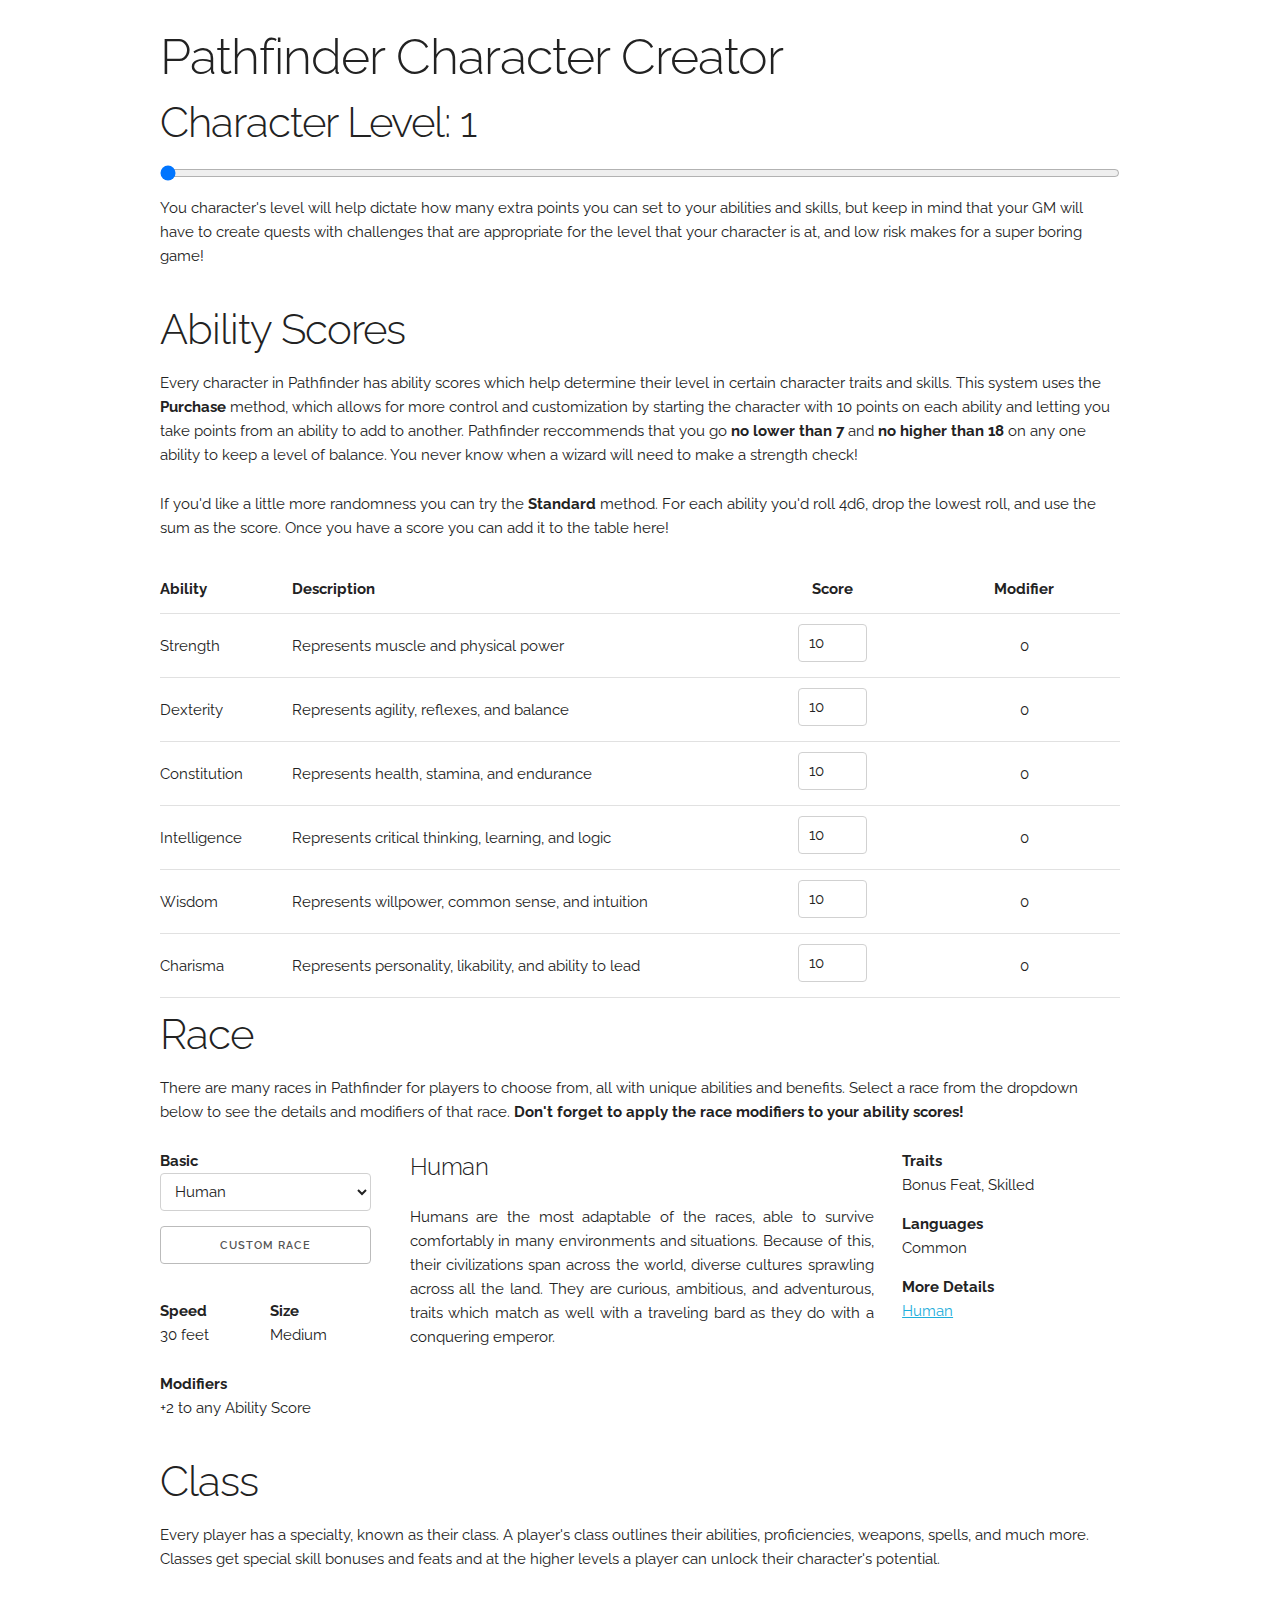
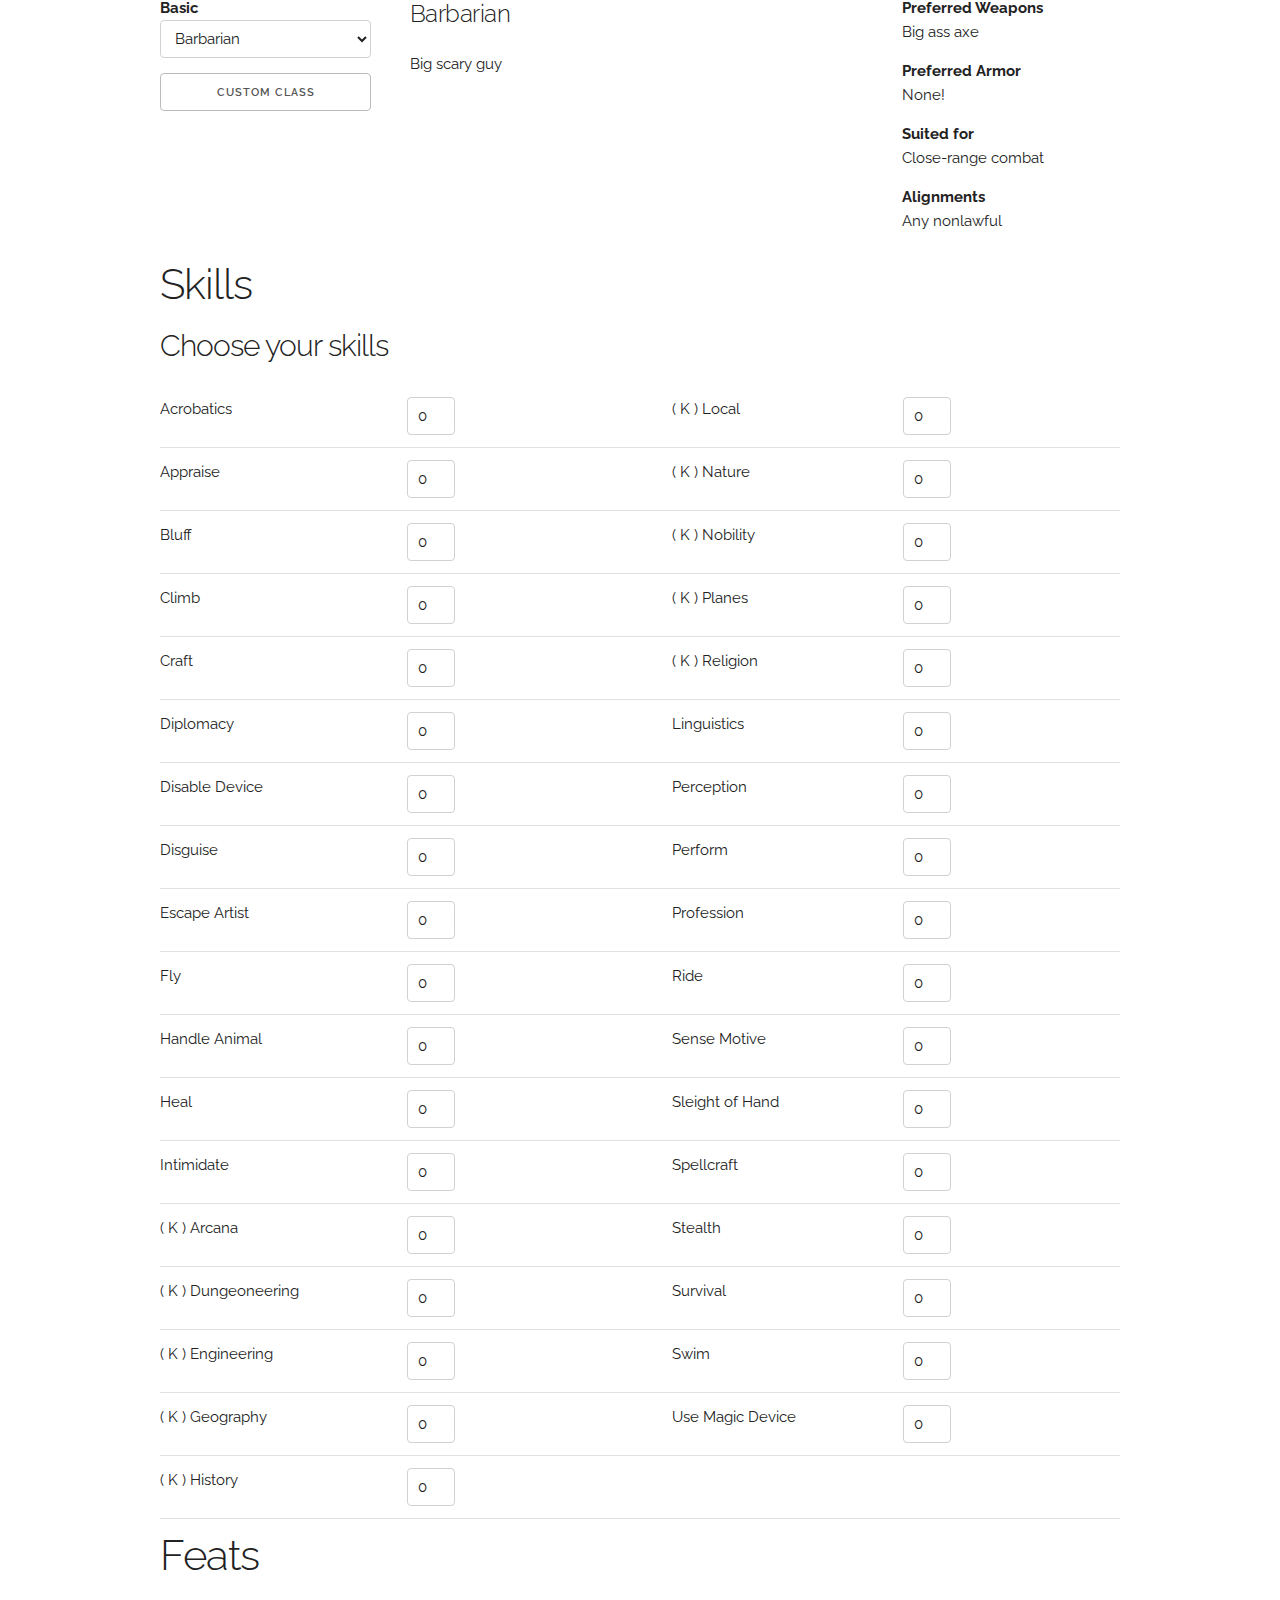
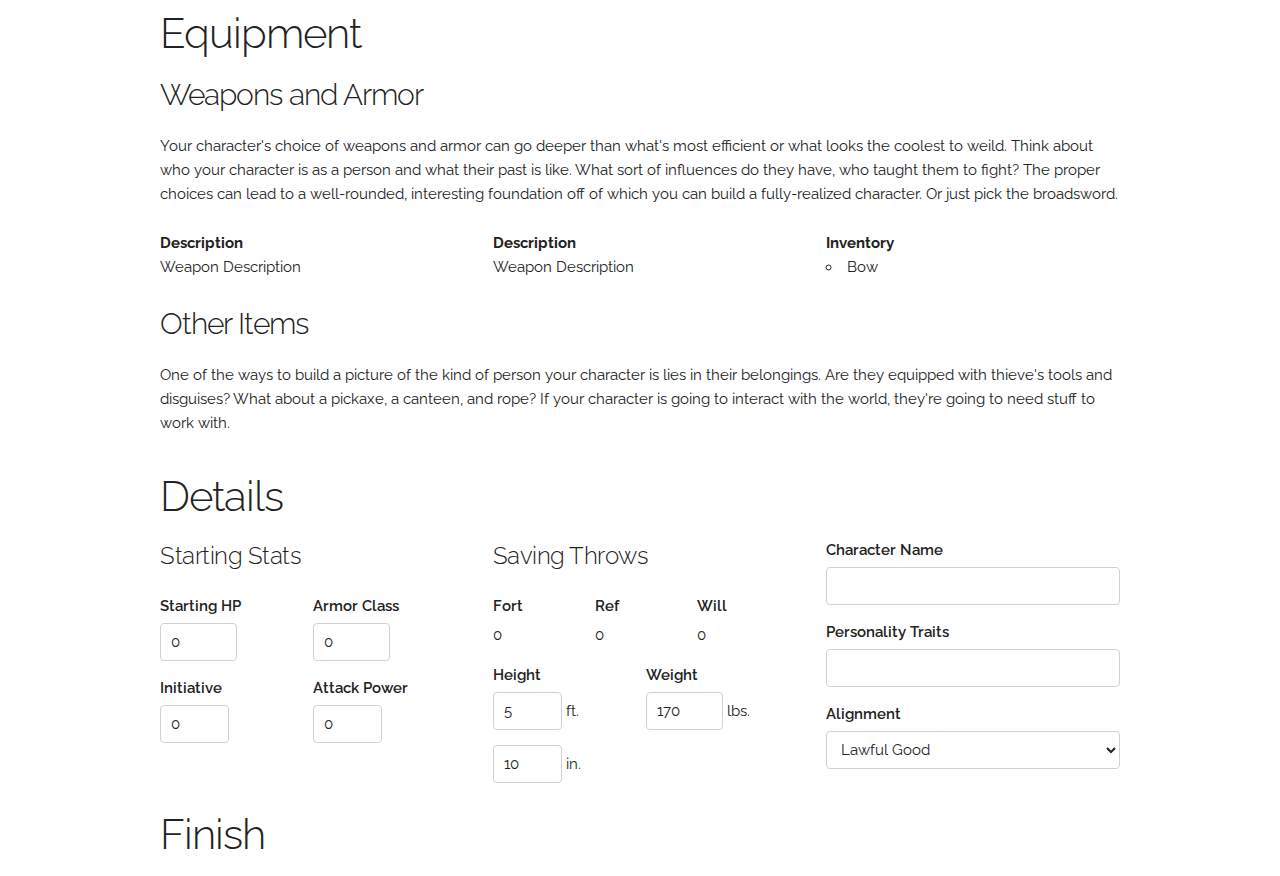
<file: src/index.html>
<!DOCTYPE html>

<html lang="en">
<head>
	<!-- Basic Page Needs
	–––––––––––––––––––––––––––––––––––––––––––––––––– -->
	<meta charset="utf-8">
	<title>Character Generator</title>
	<meta name="description" content="Pathfinder Character Generator">
	<meta name="author" content="Zach Allen">
	<meta name="viewport" content="width=device-width, initial-scale=1">

	<!-- Fonts
	–––––––––––––––––––––––––––––––––––––––––––––––––– -->
	<link href="https://fonts.googleapis.com/css?family=Raleway:400,400i,700" rel="stylesheet">

	<!-- CSS
	–––––––––––––––––––––––––––––––––––––––––––––––––– -->
	<link rel="stylesheet" href="lib/skeleton/normalize.css" type="text/css" />
	<link rel="stylesheet" href="lib/skeleton/skeleton.css" type="text/css" />
	<link rel="stylesheet" href="css/style.css" type="text/css">

	<!--[if lt IE 9]>
	<script src="https://cdnjs.cloudflare.com/ajax/libs/html5shiv/3.7.3/html5shiv.js"></script>
	<![endif]-->
</head>

<body>
	<div class="container">
		<h1>Pathfinder Character Creator</h1>

		<!-- Level
		–––––––––––––––––––––––––––––––––––––––––––––––––– -->
		<section>
			<h2>Character Level: <span id="charLevel">1</span></h2>
			<input type="range" name="level" class="u-full-width" value="1" min="1" max="20">
			<p>You character's level will help dictate how many extra points you can set to your abilities and skills, but keep in mind that your GM will have to create quests with challenges that are appropriate for the level that your character is at, and low risk makes for a super boring game!</p>
		</section>

		<!-- Ability Scores
		–––––––––––––––––––––––––––––––––––––––––––––––––– -->
		<section>
			<h2>Ability Scores</h2>
			<p>Every character in Pathfinder has ability scores which help determine their level in certain character traits and skills. This system uses the <b>Purchase</b> method, which allows for more control and customization by starting the character with 10 points on each ability and letting you take points from an ability to add to another. Pathfinder reccommends that you go <b>no lower than 7</b> and <b>no higher than 18</b> on any one ability to keep a level of balance. You never know when a wizard will need to make a strength check!</p>
			<p>If you'd like a little more randomness you can try the <b>Standard</b> method. For each ability you'd roll 4d6, drop the lowest roll, and use the sum as the score. Once you have a score you can add it to the table here!</p>
			<table class="u-full-width">
				<thead>
					<tr>
						<th class="name-cell">Ability</th>
						<th class="desc-cell">Description</th>
						<th class="score-cell">Score</th>
						<th class="mod-cell">Modifier</th>
					</tr>
				</thead>
				<tbody>
					<tr>
						<td class="name-cell">Strength</td>
						<td class="desc-cell">
							Represents muscle and physical power
						</td>
						<td class="score-cell">
							<input type="number" class="ability" name="strength" value="10" min="0" max="20" data-mod="0">
						</td>
						<td class="mod-cell">0</td>
					</tr>
					<tr>
						<td class="name-cell">Dexterity</td>
						<td class="desc-cell">
							Represents agility, reflexes, and balance
						</td>
						<td class="score-cell">
							<input type="number" class="ability" name="dexterity" value="10" min="0" max="20" data-mod="0">
						</td>
						<td class="mod-cell">0</td>
					</tr>
					<tr>
						<td class="name-cell">Constitution</td>
						<td class="desc-cell">
							Represents health, stamina, and endurance
						</td>
						<td class="score-cell">
							<input type="number" class="ability" name="constitution" value="10" min="0" max="20" data-mod="0">
						</td>
						<td class="mod-cell">0</td>
					</tr>
					<tr>
						<td class="name-cell">Intelligence</td>
						<td class="desc-cell">
							Represents critical thinking, learning, and logic
						</td>
						<td class="score-cell">
							<input type="number" class="ability" name="intelligence" value="10" min="0" max="20" data-mod="0">
						</td>
						<td class="mod-cell">0</td>
					</tr>
					<tr>
						<td class="name-cell">Wisdom</td>
						<td class="desc-cell">
							Represents willpower, common sense, and intuition
						</td>
						<td class="score-cell">
							<input type="number" class="ability" name="wisdom" value="10" min="0" max="20" data-mod="0">
						</td>
						<td class="mod-cell">0</td>
					</tr>
					<tr>
						<td class="name-cell">Charisma</td>
						<td class="desc-cell">
							Represents personality, likability, and ability to lead
						</td>
						<td class="score-cell">
							<input type="number" class="ability" name="charisma" value="10" min="0" max="20" data-mod="0">
						</td>
						<td class="mod-cell">0</td>
					</tr>
				</tbody>
			</table>
		</section>

		<!-- Race
		–––––––––––––––––––––––––––––––––––––––––––––––––– -->
		<section>
			<h2>Race</h2>
			<p>There are many races in Pathfinder for players to choose from, all with unique abilities and benefits. Select a race from the dropdown below to see the details and modifiers of that race. <b>Don't forget to apply the race modifiers to your ability scores!</b></p>

			<div class="row">
				<!-- Tab Navigation
				–––––––––––––––––––––––––––––––––––––––––––––––––– -->
				<div class="three columns tab-nav">
					<b>Basic</b>
					<select id="selectRace" class="u-full-width">
						<option value="1">Human</option>
						<option value="2">Elf</option>
						<option value="3">Half-Elf</option>
						<option value="4">Dwarf</option>
						<option value="5">Gnome</option>
						<option value="6">Halfling</option>
						<option value="7">Half-Orc</option>
					</select>
					<p><button id="customRace" class="u-full-width">Custom Race</button></p>
					
					<div class="row">
						<div class="six columns">
							<b>Speed</b>
							<p id="raceSpd" class="raceText">raceSpd</p>
						</div>
						<div class="six columns">
							<b>Size</b>
							<p id="raceSize" class="raceText">raceSize</p>
						</div>
					</div>
					<b>Modifiers</b>
						<p id="raceMods" class="raceText">raceMods</p>
				</div>

				<!-- Description
				–––––––––––––––––––––––––––––––––––––––––––––––––– -->
				<div class="nine columns">
					<div class="eight columns tab-desc">
						<h5 id="raceName" class="raceText">raceName</h5>
						<p id="raceDesc" class="raceText">raceDesc</p>
					</div>
					<div class="four columns race-mods">

						<b>Traits</b>
							<p id="raceTraits" class="raceText">raceTraits</p>
						<b>Languages</b>
							<p id="raceLangs" class="raceText">raceLangsCommon</p>
						<b>More Details</b>
							<p><a id="raceLink" href="#" target="_blank">linkToPaizo</a></p>
					</div>
				</div>

			</div>
		</section>

		<!-- Classes
		–––––––––––––––––––––––––––––––––––––––––––––––––– -->
		<section>
			<h2>Class</h2>
			<p>Every player has a specialty, known as their class. A player's class outlines their abilities, proficiencies, weapons, spells, and much more. Classes get special skill bonuses and feats and at the higher levels a player can unlock their character's potential.</p>

			<div class="row">
				<!-- Tab Navigation
				–––––––––––––––––––––––––––––––––––––––––––––––––– -->
				<div id="classTabs" class="three columns tab-nav">
					<b>Basic</b>
					<select id="basicJobs" class="u-full-width">
						<option value="1">Barbarian</option>
						<option value="2">Bard</option>
						<option value="3">Cleric</option>
						<option value="4">Druid</option>
						<option value="5">Fighter</option>
						<option value="6">Monk</option>
						<option value="7">Paladin</option>
						<option value="8">Ranger</option>
						<option value="9">Rogue</option>
						<option value="10">Sorcerer</option>
						<option value="11">Wizard</option>
					</select>

					<p><button id="customJob" class="u-full-width">Custom Class</button></p>
				</div>

				<!-- Description
				–––––––––––––––––––––––––––––––––––––––––––––––––– -->
				<div class="nine columns tab">
					<div class="eight columns tab-desc">
						<h5 id="className" class="jobText">className</h5>
						<p id="classDesc" class="jobText">classDesc</p>
					</div>
					<div class="four columns class-mods">
						<b>Preferred Weapons</b>
						<p id="prefWeapons" class="jobText">prefWeapons</p>

						<b>Preferred Armor</b>
						<p id="prefArmor" class="jobText">prefArmor</p>

						<b>Suited for</b>
						<p id="suitedFor" class="jobText">suitedFor</p>

						<b>Alignments</b>
						<p id="prefAlign" class="jobText">prefAlign</p>
					</div>
				</div>

			</div>
		</section>

		<!-- Skills
		–––––––––––––––––––––––––––––––––––––––––––––––––– -->
		<section>
			<h2>Skills</h2>
			<div class="row">
				<h3>Choose your skills</h3>
				<table id="skillTable" class="u-full-width">
					<tbody>
						<tr>
							<td><div class="six columns">Acrobatics</div>
								<input type="number" name="acrobatics" class="skill three columns" value="0" min="-5" max="5"></td>
							<td><div class="six columns">( K ) Local</div>
								<input type="number" name="k-local" class="skill three columns" value="0" min="-5" max="5"></td>
						</tr>
						<tr>
							<td><div class="six columns">Appraise</div>
								<input type="number" name="appraise" class="skill three columns" value="0" min="-5" max="5"></td>
							<td><div class="six columns">( K ) Nature</div>
								<input type="number" name="k-nature" class="skill three columns" value="0" min="-5" max="5"></td>
						</tr>
						<tr>
							<td><div class="six columns">Bluff</div>
								<input type="number" name="bluff" class="skill three columns" value="0" min="-5" max="5"></td>
							<td><div class="six columns">( K ) Nobility</div>
								<input type="number" name="k-nobility" class="skill three columns" value="0" min="-5" max="5"></td>
						</tr>
						<tr>
							<td><div class="six columns">Climb</div>
								<input type="number" name="climb" class="skill three columns" value="0" min="-5" max="5"></td>
							<td><div class="six columns">( K ) Planes</div>
								<input type="number" name="k-planes" class="skill three columns" value="0" min="-5" max="5"></td>
						</tr>
						<tr>
							<td><div class="six columns">Craft</div>
								<input type="number" name="craft" class="skill three columns" value="0" min="-5" max="5"></td>
							<td><div class="six columns">( K ) Religion</div>
								<input type="number" name="k-religion" class="skill three columns" value="0" min="-5" max="5"></td>
						</tr>
						<tr>
							<td><div class="six columns">Diplomacy</div>
								<input type="number" name="diplomacy" class="skill three columns" value="0" min="-5" max="5"></td>
							<td><div class="six columns">Linguistics</div>
								<input type="number" name="linguistics" class="skill three columns" value="0" min="-5" max="5"></td>
						</tr>
						<tr>
							<td><div class="six columns">Disable Device</div>
								<input type="number" name="disableDevice" class="skill three columns" value="0" min="-5" max="5"></td>
							<td><div class="six columns">Perception</div>
								<input type="number" name="perception" class="skill three columns" value="0" min="-5" max="5"></td>
						</tr>
						<tr>
							<td><div class="six columns">Disguise</div>
								<input type="number" name="disguise" class="skill three columns" value="0" min="-5" max="5"></td>
							<td><div class="six columns">Perform</div>
								<input type="number" name="perform" class="skill three columns" value="0" min="-5" max="5"></td>
						</tr>
						<tr>
							<td><div class="six columns">Escape Artist</div>
								<input type="number" name="escapeArtist" class="skill three columns" value="0" min="-5" max="5"></td>
							<td><div class="six columns">Profession</div>
								<input type="number" name="profession" class="skill three columns" value="0" min="-5" max="5"></td>
						</tr>
						<tr>
							<td><div class="six columns">Fly</div>
								<input type="number" name="fly" class="skill three columns" value="0" min="-5" max="5"></td>
							<td><div class="six columns">Ride</div>
								<input type="number" name="ride" class="skill three columns" value="0" min="-5" max="5"></td>
						</tr>
						<tr>
							<td><div class="six columns">Handle Animal</div>
								<input type="number" name="handleAnimal" class="skill three columns" value="0" min="-5" max="5"></td>
							<td><div class="six columns">Sense Motive</div>
								<input type="number" name="senseMotive" class="skill three columns" value="0" min="-5" max="5"></td>
						</tr>
						<tr>
							<td><div class="six columns">Heal</div>
								<input type="number" name="heal" class="skill three columns" value="0" min="-5" max="5"></td>
							<td><div class="six columns">Sleight of Hand</div>
								<input type="number" name="sleightOfHand" class="skill three columns" value="0" min="-5" max="5"></td>
						</tr>
						<tr>
							<td><div class="six columns">Intimidate</div>
								<input type="number" name="intimidate" class="skill three columns" value="0" min="-5" max="5"></td>
							<td><div class="six columns">Spellcraft</div>
								<input type="number" name="spellcraft" class="skill three columns" value="0" min="-5" max="5"></td>
						</tr>
						<tr>
							<td><div class="six columns">( K ) Arcana</div>
								<input type="number" name="k-arcana" class="skill three columns" value="0" min="-5" max="5"></td>
							<td><div class="six columns">Stealth</div>
								<input type="number" name="stealth" class="skill three columns" value="0" min="-5" max="5"></td>
						</tr>
						<tr>
							<td><div class="six columns">( K ) Dungeoneering</div>
								<input type="number" name="k-dungeon" class="skill three columns" value="0" min="-5" max="5"></td>
							<td><div class="six columns">Survival</div>
								<input type="number" name="survival" class="skill three columns" value="0" min="-5" max="5"></td>
						</tr>
						<tr>
							<td><div class="six columns">( K ) Engineering</div>
								<input type="number" name="k-engineering" class="skill three columns" value="0" min="-5" max="5"></td>
							<td><div class="six columns">Swim</div>
								<input type="number" name="swim" class="skill three columns" value="0" min="-5" max="5"></td>
						</tr>
						<tr>
							<td><div class="six columns">( K ) Geography</div>
								<input type="number" name="k-geography" class="skill three columns" value="0" min="-5" max="5"></td>
							<td><div class="six columns">Use Magic Device</div>
								<input type="number" name="useMagicDevice" class="skill three columns" value="0" min="-5" max="5"></td>
						</tr>
						<tr>
							<td><div class="six columns">( K ) History</div>
								<input type="number" name="k-history" class="skill three columns" value="0" min="-5" max="5"></td>
							<td></td>
						</tr>
					</tbody>
				</table>
			</div>
		</section>

		<!-- Feats
		–––––––––––––––––––––––––––––––––––––––––––––––––– -->
		<section>
			<h2>Feats</h2>

		</section>

		<!-- Equipment
		–––––––––––––––––––––––––––––––––––––––––––––––––– -->
		<section>
			<h2>Equipment</h2>
			<h3>Weapons and Armor</h3>
			<p>Your character's choice of weapons and armor can go deeper than what's most efficient or what looks the coolest to weild. Think about who your character is as a person and what their past is like. What sort of influences do they have, who taught them to fight? The proper choices can lead to a well-rounded, interesting foundation off of which you can build a fully-realized character. Or just pick the broadsword.</p>

			<div class="row">
				<div class="four columns">
					<b>Description</b>
					<p>Weapon Description</p>
				</div>
				<div class="four columns">
					<b>Description</b>
					<p>Weapon Description</p>
				</div>
				<div class="four columns">
					<b>Inventory</b>
					<ul>
						<li>Bow</li>
					</ul>
				</div>
			</div>

			<h3>Other Items</h3>
			<p>One of the ways to build a picture of the kind of person your character is lies in their belongings. Are they equipped with thieve's tools and disguises? What about a pickaxe, a canteen, and rope? If your character is going to interact with the world, they're going to need stuff to work with.</p>

			<div class="row">

			</div>
		</section>

		<!-- Details
		–––––––––––––––––––––––––––––––––––––––––––––––––– -->
		<section>
			<h2>Details</h2>
			<div id="details">
				<div class="four columns">
					<h5>Starting Stats</h5>
					<div class="row">
						<div class="six columns small">
							<label for="">Starting HP</label>
							<input type="number" name="hp" value="0" min="0" max="100">
						</div>
						<div class="six columns small">
							<label for="">Armor Class</label>
							<input type="number" name="ac" value="0" min="0" max="100">
						</div>
					</div>
					<div class="row">
						<div class="six columns small">
							<label for="">Initiative</label>
							<input type="number" name="init" value="0" min="0" max="10">
						</div>
						<div class="six columns small">
							<label for="">Attack Power</label>
							<input type="number" name="ap" value="0" min="0" max="10">
						</div>
					</div>
				</div>
				<div class="four columns">
					<h5>Saving Throws</h5>
					<div class="row" style="margin-bottom:16px;">
						<div class="four columns small">
							<label for="">Fort</label>
							<span>0</span>
						</div>
						<div class="four columns small">
							<label for="">Ref</label>
							<span>0</span>
						</div>
						<div class="four columns small">
							<label for="">Will</label>
							<span>0</span>
						</div>
					</div>
					<div class="row">
						<div class="six columns small">
							<label for="height">Height</label>
							<input type="number" name="height_feet" value="0" min="0" max="10"> ft.
							<br />
							<input type="number" name="height_inches" value="0" min="0" max="11"> in.
						</div>
						<div class="six columns small">
							<label for="weight">Weight</label>
							<input type="number" name="weight" value="0" min="0" max="999"> lbs.
						</div>
					</div>
				</div>
				<div class="four columns">
					<label for="char_name">Character Name</label>
					<input class="u-full-width" type="text" name="char_name"/>
					<label for="">Personality Traits</label>
					<input class="u-full-width" type="text" name=""/>
					<label for="">Alignment</label>
					<select class="u-full-width">
						<option value="LG">Lawful Good</option>
						<option value="NG">Neutral Good</option>
						<option value="CG">Chaotic Good</option>
						<option value="LN">Lawful Neutral</option>
						<option value="TN">True Neutral</option>
						<option value="CN">Chaotic Neutral</option>
						<option value="LE">Lawful Evil</option>
						<option value="NE">Neutral Evil</option>
						<option value="CE">Chaotic Evil</option>
					</select>
				</div>
			</div>
		</section>

		<!-- Finish
		–––––––––––––––––––––––––––––––––––––––––––––––––– -->
		<section>
			<h2>Finish</h2>

		</section>
	</div>

	<!-- Scripts
	–––––––––––––––––––––––––––––––––––––––––––––––––– -->
	<script type="text/javascript" src="./lib/jquery-3.1.1.min.js"></script>
	<script type="text/javascript" src="./js/races.js"></script>
	<script type="text/javascript" src="./js/jobs.js"></script>
	<script type="text/javascript" src="./js/script.js"></script>
</body>
</html>
</file>
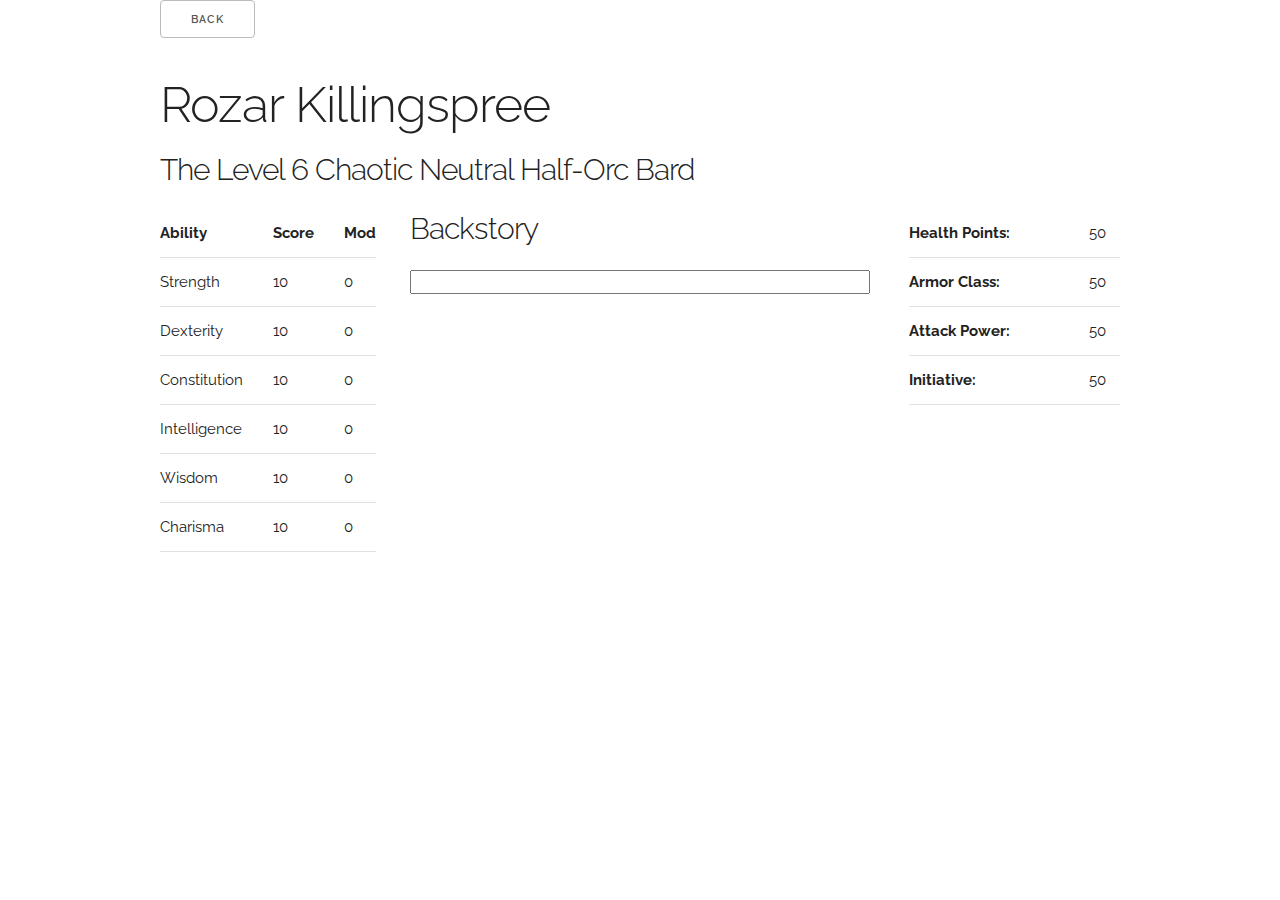
<file: src/submission.html>
<!DOCTYPE html>

<html lang="en">
<head>
	<!-- Basic Page Needs
	–––––––––––––––––––––––––––––––––––––––––––––––––– -->
	<meta charset="utf-8">
	<title>Character Generator</title>
	<meta name="description" content="Pathfinder Character Generator">
	<meta name="author" content="Zach Allen">
	<meta name="viewport" content="width=device-width, initial-scale=1">

	<!-- Fonts
	–––––––––––––––––––––––––––––––––––––––––––––––––– -->
	<link href="https://fonts.googleapis.com/css?family=Raleway:400,400i,700" rel="stylesheet">

	<!-- CSS
	–––––––––––––––––––––––––––––––––––––––––––––––––– -->
	<link rel="stylesheet" href="lib/skeleton/normalize.css" type="text/css" />
	<link rel="stylesheet" href="lib/skeleton/skeleton.css" type="text/css" />
	<link rel="stylesheet" href="css/style.css" type="text/css">

	<!--[if lt IE 9]>
	<script src="https://cdnjs.cloudflare.com/ajax/libs/html5shiv/3.7.3/html5shiv.js"></script>
	<![endif]-->
</head>

<body>
	<div class="container">
    <div class="row">
      <button type="button" name="button">Back</button>
    </div>

    <!-- Character Name
    –––––––––––––––––––––––––––––––––––––––––––––––––– -->
		<h1><span id="charName">Rozar Killingspree</span></h1>

		<!-- Level, Alignment, Race, and Class
		–––––––––––––––––––––––––––––––––––––––––––––––––– -->
		<h3> <!-- Gandalf the Neutral Good Maiar Wizard -->
      The Level
      <span id="lvl">6</span>
      <span id="alignment">Chaotic Neutral</span>
      <span id="race">Half-Orc</span>
      <span id="job">Bard</span>
    </h3>

    <div class="row">
      <!-- Ability Scores
  		–––––––––––––––––––––––––––––––––––––––––––––––––– -->
      <div class="three columns">
        <table class="u-full-width">
          <thead>
            <tr>
              <th>Ability</th>
              <th>Score</th>
              <th>Mod</th>
            </tr>
          </thead>
          <tbody>
            <tr>
              <td>Strength</td>
              <td>10</td>
              <td>0</td>
            </tr>
            <tr>
              <td>Dexterity</td>
              <td>10</td>
              <td>0</td>
            </tr>
            <tr>
              <td>Constitution</td>
              <td>10</td>
              <td>0</td>
            </tr>
            <tr>
              <td>Intelligence</td>
              <td>10</td>
              <td>0</td>
            </tr>
            <tr>
              <td>Wisdom</td>
              <td>10</td>
              <td>0</td>
            </tr>
            <tr>
              <td>Charisma</td>
              <td>10</td>
              <td>0</td>
            </tr>
          </tbody>
        </table>
      </div>

      <!-- More Details
  		–––––––––––––––––––––––––––––––––––––––––––––––––– -->
      <div class="six columns">
        <h4>Backstory</h4>
        <input type="textarea" name="" value="" class="u-full-width">

      </div>

      <!-- Details
  		–––––––––––––––––––––––––––––––––––––––––––––––––– -->
      <div class="three columns">
        <table class="u-full-width">
          <tr>
            <th>Health Points:</th>
            <td>50</td>
          </tr>
          <tr>
            <th>Armor Class:</th>
            <td>50</td>
          </tr>
          <tr>
            <th>Attack Power:</th>
            <td>50</td>
          </tr>
          <tr>
            <th>Initiative:</th>
            <td>50</td>
          </tr>
        </table>
      </div>
    </div>
		<!-- Skills
		–––––––––––––––––––––––––––––––––––––––––––––––––– -->

		<!-- Feats
		–––––––––––––––––––––––––––––––––––––––––––––––––– -->

		<!-- Equipment
		–––––––––––––––––––––––––––––––––––––––––––––––––– -->

		<!-- Details
		–––––––––––––––––––––––––––––––––––––––––––––––––– -->

	</div>

	<!-- Scripts
	–––––––––––––––––––––––––––––––––––––––––––––––––– -->
	<script type="text/javascript" src="./lib/jquery-3.1.1.min.js"></script>
</body>
</html>
</file>
<file: src/lib/skeleton/skeleton.css>
/*
* Skeleton V2.0.4
* Copyright 2014, Dave Gamache
* www.getskeleton.com
* Free to use under the MIT license.
* http://www.opensource.org/licenses/mit-license.php
* 12/29/2014
*/


/* Table of contents
––––––––––––––––––––––––––––––––––––––––––––––––––
- Grid
- Base Styles
- Typography
- Links
- Buttons
- Forms
- Lists
- Code
- Tables
- Spacing
- Utilities
- Clearing
- Media Queries
*/


/* Grid
–––––––––––––––––––––––––––––––––––––––––––––––––– */
.container {
  position: relative;
  width: 100%;
  max-width: 960px;
  margin: 0 auto;
  padding: 0 20px;
  box-sizing: border-box; }
.column,
.columns {
  width: 100%;
  float: left;
  box-sizing: border-box; }

/* For devices larger than 400px */
@media (min-width: 400px) {
  .container {
    width: 85%;
    padding: 0; }
}

/* For devices larger than 550px */
@media (min-width: 550px) {
  .container {
    width: 80%; }
  .column,
  .columns {
    margin-left: 4%; }
  .column:first-child,
  .columns:first-child {
    margin-left: 0; }

  .one.column,
  .one.columns                    { width: 4.66666666667%; }
  .two.columns                    { width: 13.3333333333%; }
  .three.columns                  { width: 22%;            }
  .four.columns                   { width: 30.6666666667%; }
  .five.columns                   { width: 39.3333333333%; }
  .six.columns                    { width: 48%;            }
  .seven.columns                  { width: 56.6666666667%; }
  .eight.columns                  { width: 65.3333333333%; }
  .nine.columns                   { width: 74.0%;          }
  .ten.columns                    { width: 82.6666666667%; }
  .eleven.columns                 { width: 91.3333333333%; }
  .twelve.columns                 { width: 100%; margin-left: 0; }

  .one-third.column               { width: 30.6666666667%; }
  .two-thirds.column              { width: 65.3333333333%; }

  .one-half.column                { width: 48%; }

  /* Offsets */
  .offset-by-one.column,
  .offset-by-one.columns          { margin-left: 8.66666666667%; }
  .offset-by-two.column,
  .offset-by-two.columns          { margin-left: 17.3333333333%; }
  .offset-by-three.column,
  .offset-by-three.columns        { margin-left: 26%;            }
  .offset-by-four.column,
  .offset-by-four.columns         { margin-left: 34.6666666667%; }
  .offset-by-five.column,
  .offset-by-five.columns         { margin-left: 43.3333333333%; }
  .offset-by-six.column,
  .offset-by-six.columns          { margin-left: 52%;            }
  .offset-by-seven.column,
  .offset-by-seven.columns        { margin-left: 60.6666666667%; }
  .offset-by-eight.column,
  .offset-by-eight.columns        { margin-left: 69.3333333333%; }
  .offset-by-nine.column,
  .offset-by-nine.columns         { margin-left: 78.0%;          }
  .offset-by-ten.column,
  .offset-by-ten.columns          { margin-left: 86.6666666667%; }
  .offset-by-eleven.column,
  .offset-by-eleven.columns       { margin-left: 95.3333333333%; }

  .offset-by-one-third.column,
  .offset-by-one-third.columns    { margin-left: 34.6666666667%; }
  .offset-by-two-thirds.column,
  .offset-by-two-thirds.columns   { margin-left: 69.3333333333%; }

  .offset-by-one-half.column,
  .offset-by-one-half.columns     { margin-left: 52%; }

}


/* Base Styles
–––––––––––––––––––––––––––––––––––––––––––––––––– */
/* NOTE
html is set to 62.5% so that all the REM measurements throughout Skeleton
are based on 10px sizing. So basically 1.5rem = 15px :) */
html {
  font-size: 62.5%; }
body {
  font-size: 1.5em; /* currently ems cause chrome bug misinterpreting rems on body element */
  line-height: 1.6;
  font-weight: 400;
  font-family: "Raleway", "HelveticaNeue", "Helvetica Neue", Helvetica, Arial, sans-serif;
  color: #222; }


/* Typography
–––––––––––––––––––––––––––––––––––––––––––––––––– */
h1, h2, h3, h4, h5, h6 {
  margin-top: 0;
  margin-bottom: 2rem;
  font-weight: 300; }
h1 { font-size: 4.0rem; line-height: 1.2;  letter-spacing: -.1rem;}
h2 { font-size: 3.6rem; line-height: 1.25; letter-spacing: -.1rem; }
h3 { font-size: 3.0rem; line-height: 1.3;  letter-spacing: -.1rem; }
h4 { font-size: 2.4rem; line-height: 1.35; letter-spacing: -.08rem; }
h5 { font-size: 1.8rem; line-height: 1.5;  letter-spacing: -.05rem; }
h6 { font-size: 1.5rem; line-height: 1.6;  letter-spacing: 0; }

/* Larger than phablet */
@media (min-width: 550px) {
  h1 { font-size: 5.0rem; }
  h2 { font-size: 4.2rem; }
  h3 { font-size: 3.6rem; }
  h4 { font-size: 3.0rem; }
  h5 { font-size: 2.4rem; }
  h6 { font-size: 1.5rem; }
}

p {
  margin-top: 0; }


/* Links
–––––––––––––––––––––––––––––––––––––––––––––––––– */
a {
  color: #1EAEDB; }
a:hover {
  color: #0FA0CE; }


/* Buttons
–––––––––––––––––––––––––––––––––––––––––––––––––– */
.button,
button,
input[type="submit"],
input[type="reset"],
input[type="button"] {
  display: inline-block;
  height: 38px;
  padding: 0 30px;
  color: #555;
  text-align: center;
  font-size: 11px;
  font-weight: 600;
  line-height: 38px;
  letter-spacing: .1rem;
  text-transform: uppercase;
  text-decoration: none;
  white-space: nowrap;
  background-color: transparent;
  border-radius: 4px;
  border: 1px solid #bbb;
  cursor: pointer;
  box-sizing: border-box; }
.button:hover,
button:hover,
input[type="submit"]:hover,
input[type="reset"]:hover,
input[type="button"]:hover,
.button:focus,
button:focus,
input[type="submit"]:focus,
input[type="reset"]:focus,
input[type="button"]:focus {
  color: #333;
  border-color: #888;
  outline: 0; }
.button.button-primary,
button.button-primary,
input[type="submit"].button-primary,
input[type="reset"].button-primary,
input[type="button"].button-primary {
  color: #FFF;
  background-color: #33C3F0;
  border-color: #33C3F0; }
.button.button-primary:hover,
button.button-primary:hover,
input[type="submit"].button-primary:hover,
input[type="reset"].button-primary:hover,
input[type="button"].button-primary:hover,
.button.button-primary:focus,
button.button-primary:focus,
input[type="submit"].button-primary:focus,
input[type="reset"].button-primary:focus,
input[type="button"].button-primary:focus {
  color: #FFF;
  background-color: #1EAEDB;
  border-color: #1EAEDB; }


/* Forms
–––––––––––––––––––––––––––––––––––––––––––––––––– */
input[type="email"],
input[type="number"],
input[type="search"],
input[type="text"],
input[type="tel"],
input[type="url"],
input[type="password"],
textarea,
select {
  height: 38px;
  padding: 6px 10px; /* The 6px vertically centers text on FF, ignored by Webkit */
  background-color: #fff;
  border: 1px solid #D1D1D1;
  border-radius: 4px;
  box-shadow: none;
  box-sizing: border-box; }
/* Removes awkward default styles on some inputs for iOS */
input[type="email"],
input[type="number"],
input[type="search"],
input[type="text"],
input[type="tel"],
input[type="url"],
input[type="password"],
textarea {
  -webkit-appearance: none;
     -moz-appearance: none;
          appearance: none; }
textarea {
  min-height: 65px;
  padding-top: 6px;
  padding-bottom: 6px; }
input[type="email"]:focus,
input[type="number"]:focus,
input[type="search"]:focus,
input[type="text"]:focus,
input[type="tel"]:focus,
input[type="url"]:focus,
input[type="password"]:focus,
textarea:focus,
select:focus {
  border: 1px solid #33C3F0;
  outline: 0; }
label,
legend {
  display: block;
  margin-bottom: .5rem;
  font-weight: 600; }
fieldset {
  padding: 0;
  border-width: 0; }
input[type="checkbox"],
input[type="radio"] {
  display: inline; }
label > .label-body {
  display: inline-block;
  margin-left: .5rem;
  font-weight: normal; }


/* Lists
–––––––––––––––––––––––––––––––––––––––––––––––––– */
ul {
  list-style: circle inside; }
ol {
  list-style: decimal inside; }
ol, ul {
  padding-left: 0;
  margin-top: 0; }
ul ul,
ul ol,
ol ol,
ol ul {
  margin: 1.5rem 0 1.5rem 3rem;
  font-size: 90%; }
li {
  margin-bottom: 1rem; }


/* Code
–––––––––––––––––––––––––––––––––––––––––––––––––– */
code {
  padding: .2rem .5rem;
  margin: 0 .2rem;
  font-size: 90%;
  white-space: nowrap;
  background: #F1F1F1;
  border: 1px solid #E1E1E1;
  border-radius: 4px; }
pre > code {
  display: block;
  padding: 1rem 1.5rem;
  white-space: pre; }


/* Tables
–––––––––––––––––––––––––––––––––––––––––––––––––– */
th,
td {
  padding: 12px 15px;
  text-align: left;
  border-bottom: 1px solid #E1E1E1; }
th:first-child,
td:first-child {
  padding-left: 0; }
th:last-child,
td:last-child {
  padding-right: 0; }


/* Spacing
–––––––––––––––––––––––––––––––––––––––––––––––––– */
button,
.button {
  margin-bottom: 1rem; }
input,
textarea,
select,
fieldset {
  margin-bottom: 1.5rem; }
pre,
blockquote,
dl,
figure,
table,
p,
ul,
ol,
form {
  margin-bottom: 2.5rem; }


/* Utilities
–––––––––––––––––––––––––––––––––––––––––––––––––– */
.u-full-width {
  width: 100%;
  box-sizing: border-box; }
.u-max-full-width {
  max-width: 100%;
  box-sizing: border-box; }
.u-pull-right {
  float: right; }
.u-pull-left {
  float: left; }


/* Misc
–––––––––––––––––––––––––––––––––––––––––––––––––– */
hr {
  margin-top: 3rem;
  margin-bottom: 3.5rem;
  border-width: 0;
  border-top: 1px solid #E1E1E1; }


/* Clearing
–––––––––––––––––––––––––––––––––––––––––––––––––– */

/* Self Clearing Goodness */
.container:after,
.row:after,
.u-cf {
  content: "";
  display: table;
  clear: both; }


/* Media Queries
–––––––––––––––––––––––––––––––––––––––––––––––––– */
/*
Note: The best way to structure the use of media queries is to create the queries
near the relevant code. For example, if you wanted to change the styles for buttons
on small devices, paste the mobile query code up in the buttons section and style it
there.
*/


/* Larger than mobile */
@media (min-width: 400px) {}

/* Larger than phablet (also point when grid becomes active) */
@media (min-width: 550px) {}

/* Larger than tablet */
@media (min-width: 750px) {}

/* Larger than desktop */
@media (min-width: 1000px) {}

/* Larger than Desktop HD */
@media (min-width: 1200px) {}
</file>
<file: src/css/style.css>
html, body {
  margin: 0;
  padding: 0;
  background-color: white;
}

h1, h2 {
  margin-top: 16px;
  line-height: 1em;
}
/* Larger than tablet */
@media (min-width: 750px) {
  h1 {
    margin-top: 32px;
  }
}

h3 {
  font-size: 2em;
}

section::after {
  content: "";
  display: table;
  clear: both;
}

input[type=range] {
  background-color: gray;
}

table {
  margin-bottom: 0;
}

.name-cell {
  max-width: 110px;
}

.desc-cell {
  display: none;
}
/* Larger than phablet */
@media (min-width: 550px) {
 .desc-cell {
    display: table-cell;
  }
}

.score-cell, .mod-cell {
  text-align: center;
  width: 20%;
}

.mod-cell {
  padding: 0;
}

td.name-cell, td.score-cell {
  padding-top: 0;
  padding-bottom: 0;
}

.ability {
  margin-top: 10px;
  outline: none;
}

.race-mods > p, .class-mods > p {
  margin-bottom: 1em;
}

.tab-desc {
  text-align: justify;
}

input[type=checkbox] {
  margin-right: 8px;
}

input[name=class] {
  float: left;
}

.skill {
  margin: 0;
}
/* Larger than phablet */
@media (min-width: 550px) {
  .skill {
    margin-left: 16px;
    max-width: 48px;
  }
}

.skill-row {
  width: 100%;
  box-sizing: border-box;
}

.four.columns.small {
  width: 30.6666666667%;
}

.six.columns.small {
  width: 48%;
}

/* Mobile first queries */

/* Larger than mobile */
@media (min-width: 400px) {}

/* Larger than phablet */
@media (min-width: 550px) {}

/* Larger than tablet */
@media (min-width: 750px) {}

/* Larger than desktop */
@media (min-width: 1000px) {}

/* Larger than Desktop HD */
@media (min-width: 1200px) {}
</file>
